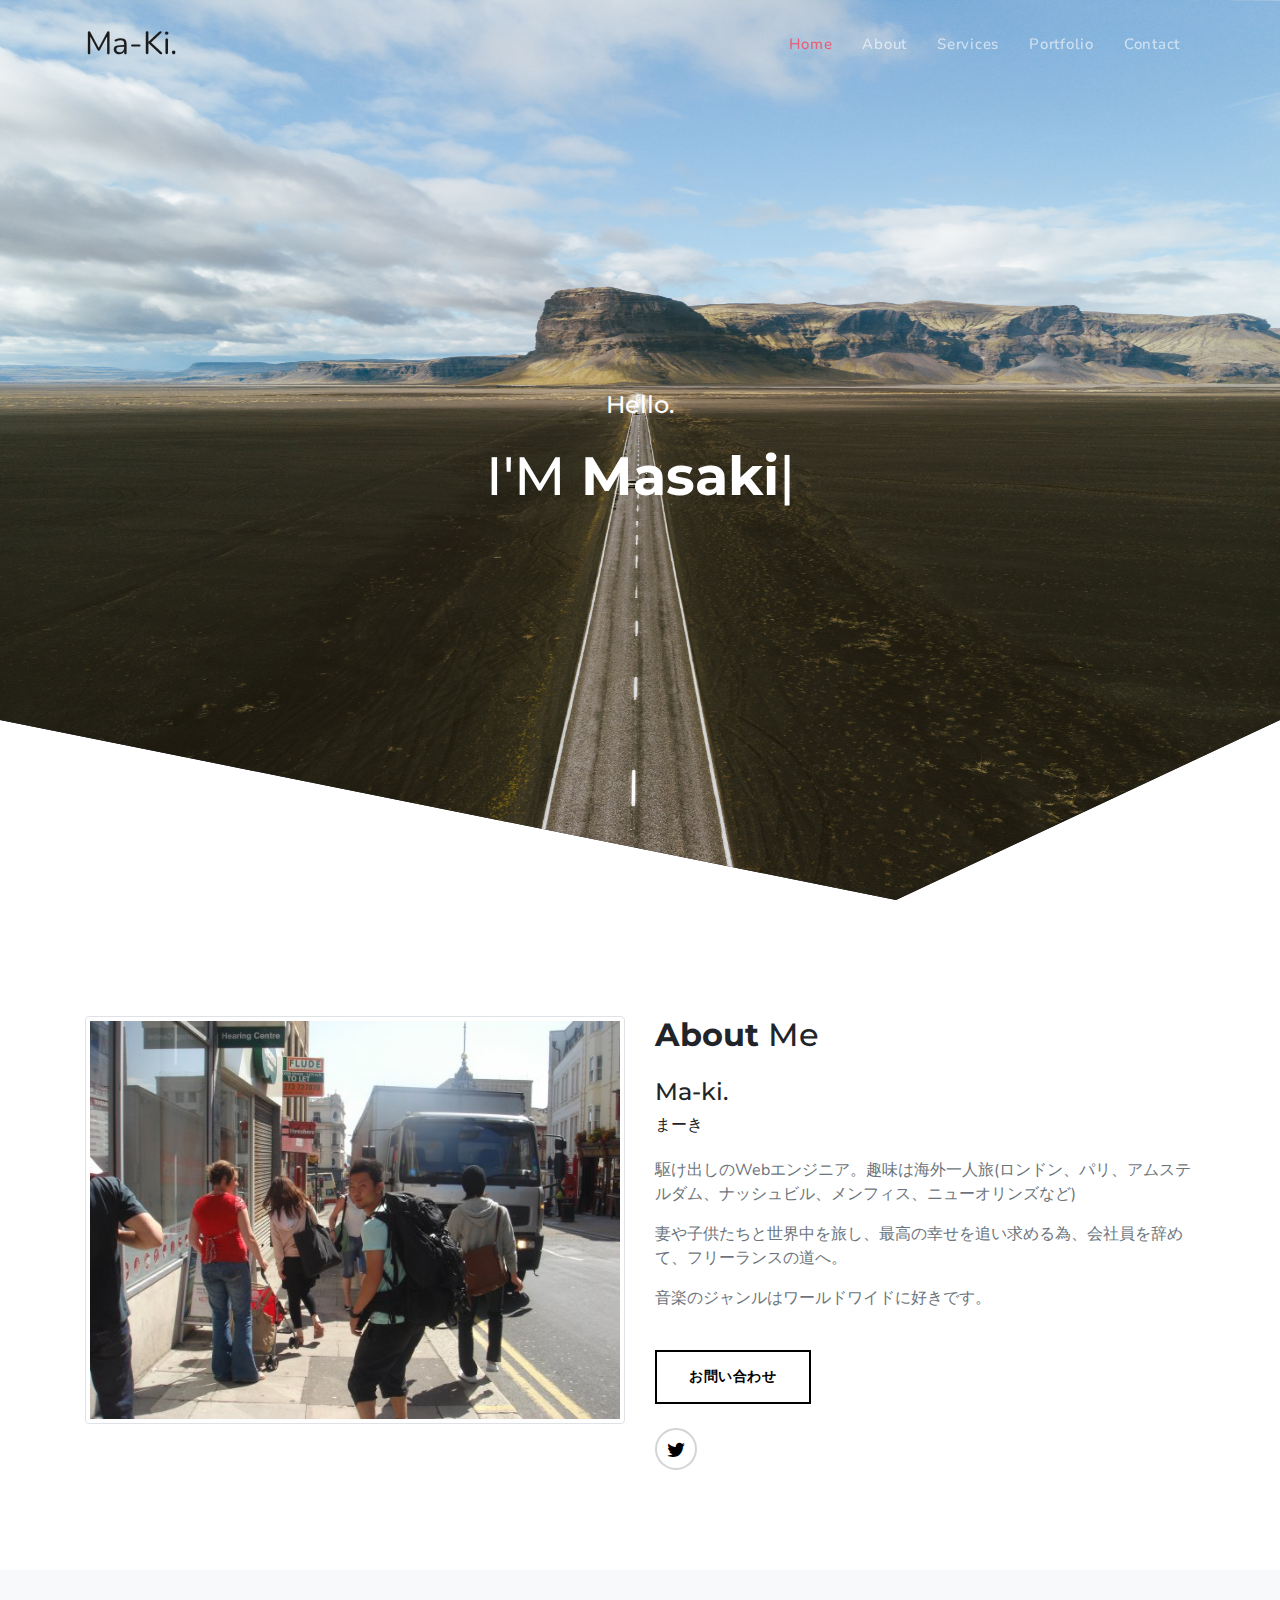
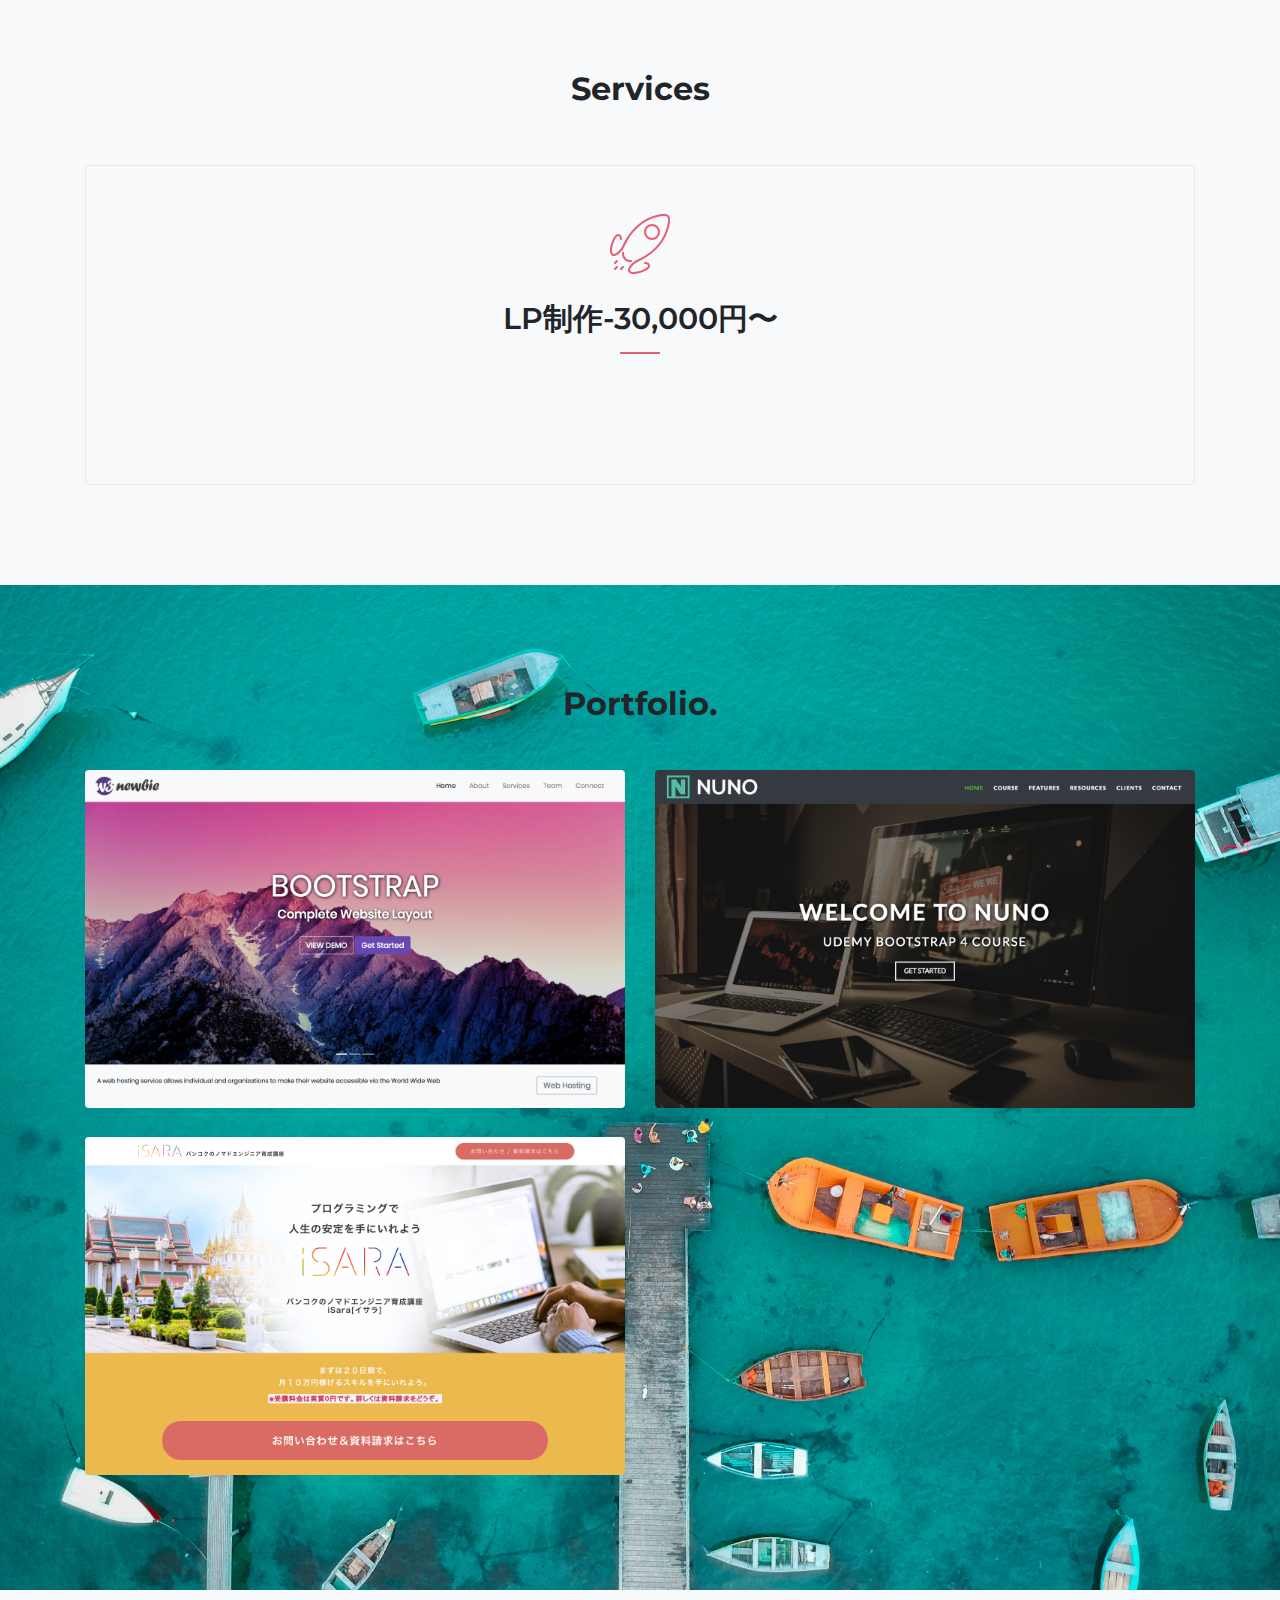
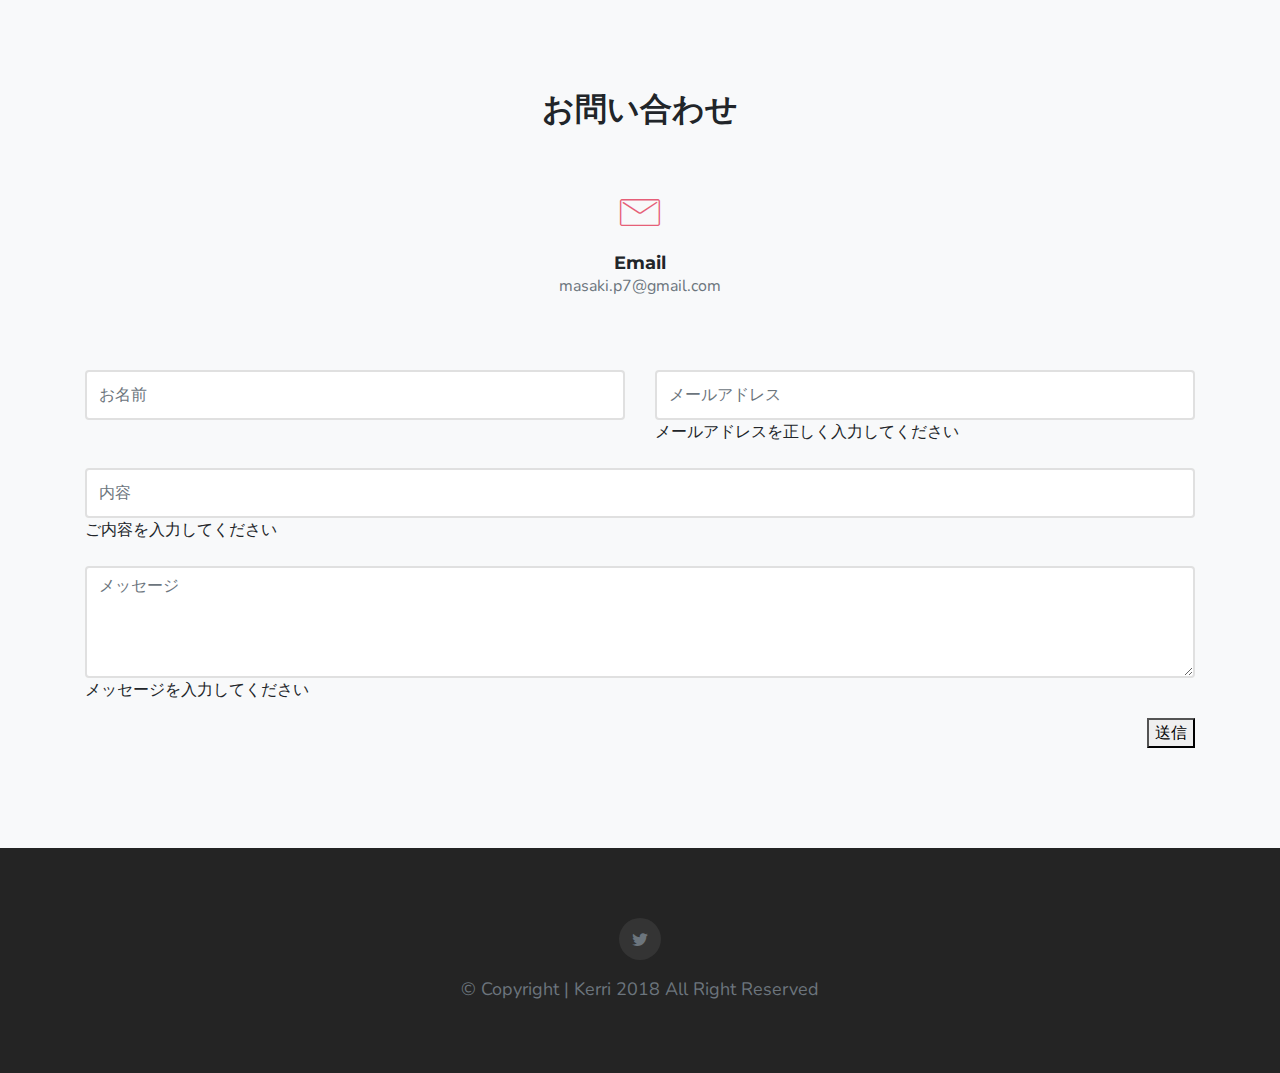
<file: index.html>
<!DOCTYPE html>
<html lang="ja">
    <head>
        <meta charset="UTF-8">
        <meta name="viewport" content="width=device-width, initial-scale=1">
        <title>Ma-Ki.</title>
        <meta name="description" content="" />
        <meta name="keywords" content="" />
        <meta name="author" content="SRBThemes" />

        <!-- twitterカード  -->
        <meta name="twitter:card" content="summary_large_image" />
        <meta name="twitter:site" content="@Msk3351p7" />
        <meta property="og:url" content="https://www.masaki-p7.com/" />
        <meta property="og:title" content="Ma-Ki." />
        <meta property="og:description" content="初Portfolio完成！" />
        <meta property="og:image" content="https://www.masaki-p7.com/images/portfolio2.png" />

        <link rel="shortcut icon" href="images/favicon.ico">

        <!--Bootstrap Css-->
        <link rel="stylesheet" type="text/css" href="css/bootstrap.min.css" />

        <!-- Materialdesign icons Css -->
        <link href="css/materialdesignicons.min.css" rel="stylesheet">

        <!-- Mobirise icons Css -->
        <link href="css/mobiriseicons.css" rel="stylesheet">

        <!-- Magnific-popup -->
        <link rel="stylesheet" href="css/magnific-popup.css">

        <!-- OWL SLIDER -->
        <link rel="stylesheet" href="css/owl.carousel.css" />
        <link rel="stylesheet" href="css/owl.theme.css" />
        <link rel="stylesheet" href="css/owl.transitions.css" />

        <!-- Custom style Css -->
        <link href="css/style.css" rel="stylesheet">

        <!-- formrun スクリプト設置 -->
        <script src="https://sdk.form.run/js/v2/formrun.js"></script>
    </head>

    <body>

        <!-- Loader -->
        <div id="preloader">
            <div id="status">
                <div class="spinner">Loading...</div>
            </div>
        </div>

        <!-- Start Navbar -->
    	<nav class="navbar navbar-expand-lg fixed-top custom-nav sticky nav-scroll">
            <div class="container">

                <a class="logo" href="#" >Ma-Ki.</a>
                <!-- <img src="images/logo.png" alt="" class="img-fluid logo-light"> -->

                <!-- <img src="images/logo-dark.png" alt="" class="img-fluid logo-dark">  -->
                <button class="navbar-toggler" type="button" data-toggle="collapse" data-target="#navbarCollapse" aria-controls="navbarCollapse" aria-expanded="false" aria-label="Toggle navigation">
                    <span class="mdi mdi-menu"></span>
                </button>

                <div class="collapse navbar-collapse" id="navbarCollapse">
                    <ul class="navbar-nav ml-auto">
                        <li class="nav-item active">
                            <a class="nav-link" href="#home">Home</a>
                        </li>
                        <li class="nav-item">
                            <a class="nav-link" href="#about">About</a>
                        </li>
                        <li class="nav-item">
                            <a class="nav-link" href="#services">Services</a>
                        </li>
                        <!-- <li class="nav-item">
                            <a class="nav-link" href="#client">Client</a>
                        </li> -->
                        <li class="nav-item">
                            <a class="nav-link" href="#work">Portfolio</a>
                        </li>
                        <!-- <li class="nav-item">
                            <a class="nav-link" href="#blog">Blog</a>
                         </li> -->
                        <li class="nav-item">
                            <a class="nav-link" href="#contact">Contact</a>
                        </li>
                    </ul>
                </div>
            </div>
        </nav>
        <!-- End Navbar -->

        <!-- START HOME -->
        <section class="section header-bg-img h-100vh" id="home">
            <div class="bg-overlay ">
                <img src="images/my-img/heading.jpg" alt="">
            </div>
            <div class="header-table">
                <div class="header-table-center">
                    <div class="container">
                        <div class="row justify-content-center">
                            <div class="col-lg-12">
                                <div class="text-center header-content mx-auto">
                                    <h4 class="text-white first-title mb-4">Hello.</h4>
                                    <h1 class="header-name text-white text-capitalize mb-0">I'M <span class="element font-weight-bold" data-elements="Masaki Onishi.,A Web Engineer.,"></span></h1>
                                    <!-- <p class="text-white mx-auto header-desc mt-4">It is a long established fact that a reader will be of a page when established fact looking at its layout.</p> -->
                                    <!-- <div class="mt-4 pt-2">
                                        <a href="#" class="btn btn-outline-custom btn-round">Download Cv</a>
                                    </div> -->
                                </div>
                            </div>
                        </div>
                    </div>
                </div>
            </div>
        </section>
        <!-- END HOME -->

        <!-- START ABOUT -->
        <section class="section" id="about">
            <div class="container">
                <div class="row">
                    <div class="col-lg-6">
                        <div class="mt-3">
                            <img src="images/my-img/trip.png" alt="" class="img-fluid mx-auto d-block img-thumbnail">
                        </div>
                    </div>
                    <div class="col-lg-6">
                        <div class="mt-3">
                            <h2><span class="font-weight-bold">About</span> Me</h2>
                            <h4 class="mt-4">Ma-ki.</h4>
                            <h6>まーき</h6>
                            <p class="text-muted mt-4">駆け出しのWebエンジニア。趣味は海外一人旅(ロンドン、パリ、アムステルダム、ナッシュビル、メンフィス、ニューオリンズなど)</p>
                            <p class="text-muted mt-2">妻や子供たちと世界中を旅し、最高の幸せを追い求める為、会社員を辞めて、フリーランスの道へ。</p>
                            <p class="text-muted mt-2">音楽のジャンルはワールドワイドに好きです。</p>
                            <a class="btn  btn-outline-dark  mt-4 jump-contact" href="#contact" ><span class="glyphicon glyphicon-envelope" aria-hidden="true"></span>お問い合わせ</a>

                            <div>
                                <ul class="mb-0 about-social list-inline mt-4">
                                    <!-- <li class="list-inline-item"><a href="#"><i class="mdi mdi-dribbble"></i></a></li> -->
                                    <li class="list-inline-item"><a class="twitter" href="https://twitter.com/?lang=ja" target="_brank" ><i class="mdi mdi-twitter"></i></a></li>
                            </div>
                        </div>
                    </div>
                </div>
            </div>
        </section>
        <!-- END ABOUT -->

        <!-- START SERVICES -->
        <section class="section bg-light" id="services">
            <div class="container">
                <div class="row justify-content-center">
                    <div class="col-lg-12">
                        <div class="text-center">
                            <h2> <span class="font-weight-bold">Services</span></h2>
                            <!-- <p class="text-muted mx-auto section-subtitle mt-3"></p> -->
                        </div>
                    </div>
                </div>
                <div class="row mt-5">
                    <div class="col-lg-12">
                        <div class="text-center align-items-center services-boxes rounded pt-5 ">
                            <div class="services-boxes-icon">
                                <i class="mbri-rocket  text-custom display-4"></i>
                            </div>
                            <div class="mt-4">
                                <h5 class="mb-0">LP制作-30,000円〜</h5>
                                <div class="services-title-border"></div>
                                <!-- <p class="text-muted mt-3">There are many variations of passages of but the majority have suffered alteration in some form.</p> -->
                            </div>
                        </div>
                    </div>
                    <!-- <div class="col-lg-4">
                        <div class="text-center services-boxes rounded p-4 mt-4">
                            <div class="services-boxes-icon">
                                <i class="mbri-hot-cup text-custom display-4"></i>
                            </div>
                            <div class="mt-4">
                                <h5 class="mb-0">Unlimited Color</h5>
                                <div class="services-title-border"></div>
                                <p class="text-muted mt-3">There are many variations of passages of but the majority have suffered alteration in some form.</p>
                            </div>
                        </div>
                    </div>
                    <div class="col-lg-4">
                        <div class="text-center services-boxes rounded p-4 mt-4">
                            <div class="services-boxes-icon">
                                <i class="mbri-upload text-custom display-4"></i>
                            </div>
                            <div class="mt-4">
                                <h5 class="mb-0">Media Marketing</h5>
                                <div class="services-title-border"></div>
                                <p class="text-muted mt-3">There are many variations of passages of but the majority have suffered alteration in some form.</p>
                            </div>
                        </div>
                    </div>
                </div>
                <div class="row">
                    <div class="col-lg-4">
                        <div class="text-center services-boxes rounded p-4 mt-4">
                            <div class="services-boxes-icon">
                                <i class="mbri-layers text-custom display-4"></i>
                            </div>
                            <div class="mt-4">
                                <h5 class="mb-0">Unlimited Wifi</h5>
                                <div class="services-title-border"></div>
                                <p class="text-muted mt-3">There are many variations of passages of but the majority have suffered alteration in some form.</p>
                            </div>
                        </div>
                    </div>
                    <div class="col-lg-4">
                        <div class="text-center services-boxes rounded p-4 mt-4">
                            <div class="services-boxes-icon">
                                <i class="mbri-website-theme text-custom display-4"></i>
                            </div>
                            <div class="mt-4">
                                <h5 class="mb-0">Responsive Design</h5>
                                <div class="services-title-border"></div>
                                <p class="text-muted mt-3">There are many variations of passages of but the majority have suffered alteration in some form.</p>
                            </div>
                        </div>
                    </div>
                    <div class="col-lg-4">
                        <div class="text-center services-boxes rounded p-4 mt-4">
                            <div class="services-boxes-icon">
                                <i class="mbri-edit text-custom display-4"></i>
                            </div>
                            <div class="mt-4">
                                <h5 class="mb-0">Easy to customize</h5>
                                <div class="services-title-border"></div>
                                <p class="text-muted mt-3">There are many variations of passages of but the majority have suffered alteration in some form.</p>
                            </div>
                        </div>
                    </div> -->
                </div>
            </div>
        </section>
        <!-- END SERVICES -->

        <!-- START CTA -->
        <!-- <section class="section">
            <div class="container">
                <div class="row">
                    <div class="col-lg-12">
                        <div class="text-center">
                            <h2>I Am Available For Freelancer.</h2>
                        </div>
                        <div class="text-center mt-4">
                            <a href="#" class="btn btn-custom">Hire Me!</a>
                        </div>
                    </div>
                </div>
            </div>
        </section> -->
        <!-- END CTA -->

        <!-- START CLIENT -->
        <!-- <section class="section bg-light" id="client">
            <div class="container">
                <div class="row justify-content-center">
                    <div class="col-lg-12">
                        <div class="text-center">
                            <h2>Our <span class="font-weight-bold">Client</span></h2>
                            <p class="text-muted mx-auto section-subtitle mt-3">It is a long established fact that a reader will be of a page when established fact looking at its layout.</p>
                        </div>
                    </div>
                </div>
                <div class="row mt-4 pt-4">
                    <div class="col-lg-12">
                        <div id="owl-demo" class="owl-carousel">
                            <div class="text-center testi_boxes mx-auto">
                                <div class="tam_testi_icon text-custom">
                                    <i class="mbri-quote-left"></i>
                                </div>
                                <div class="mt-2">
                                    <div>
                                        <img src="images/testi/testi-1.jpg" alt="" class="mx-auto img-thumbnail img-fluid d-block rounded-circle">
                                    </div>
                                    <p class="client_review font-italic mt-4 text-center text-muted">" The point of using Lorem Ipsum is that it has a more-or-less normal distribution of letters, as opposed to using 'Content here."</p>
                                    <p class="client_name text-center mb-0 mt-4">- Ebony verty, <span class="font-weight-bold">Envato</span></p>
                                </div>
                            </div>
                            <div class="text-center testi_boxes mx-auto">
                                <div class="tam_testi_icon text-custom">
                                    <i class="mbri-quote-left"></i>
                                </div>
                                <div class="mt-2">
                                    <div>
                                        <img src="images/testi/testi-2.jpg" alt="" class="mx-auto img-thumbnail img-fluid d-block rounded-circle">
                                    </div>
                                    <p class="client_review font-italic mt-4 text-center text-muted">" The point of using Lorem Ipsum is that it has a more-or-less normal distribution of letters, as opposed to using 'Content here."</p>
                                    <p class="client_name text-center mb-0 mt-4">- Ebony verty, <span class="font-weight-bold">Envato</span></p>
                                </div>
                            </div>
                            <div class="text-center testi_boxes mx-auto">
                                <div class="tam_testi_icon text-custom">
                                    <i class="mbri-quote-left"></i>
                                </div>
                                <div class="mt-2">
                                    <div>
                                        <img src="images/testi/testi-3.jpg" alt="" class="mx-auto img-thumbnail img-fluid d-block rounded-circle">
                                    </div>
                                    <p class="client_review font-italic mt-4 text-center text-muted">" The point of using Lorem Ipsum is that it has a more-or-less normal distribution of letters, as opposed to using 'Content here."</p>
                                    <p class="client_name text-center mb-0 mt-4">- Ebony verty, <span class="font-weight-bold">Envato</span></p>
                                </div>
                            </div>
                        </div>
                    </div>
                </div>
            </div>
        </section> -->
        <!-- END CLIENT -->

        <!--START WORK -->
        <section class="section text-center" id="work" style="background: url('images/works/portfolio.png'); background-size: cover;">
            <div class="container">
                <div class="row justify-content-center">
                    <div class="col-lg-12">
                        <div class="text-center">
                            <h2> <span class="font-weight-bold">Portfolio.</span></h2>
                            <!-- <p class="text-muted mx-auto section-subtitle mt-3">It is a long established fact that a reader will be of a page when established fact looking at its layout.</p> -->
                        </div>
                    </div>
                </div>
                <!-- <div class="row mt-5 ">
                    <ul class="col list-unstyled list-inline mb-0 text-uppercase work_menu" id="menu-filter">
                        <li class="list-inline-item"><a class="active" data-filter="*">All</a></li>
                        <li class="list-inline-item"><a class="" data-filter=".seo">Seo</a></li>
                        <li class="list-inline-item"><a class="" data-filter=".webdesign">Webdesign</a></li>
                        <li class="list-inline-item"><a class="" data-filter=".WORK">WORK</a></li>
                        <li class="list-inline-item"><a class="" data-filter=".wordpress">Wordpress</a></li>
                    </ul>
                </div> -->
            </div>
            <div class="container">
                <div class="row mt-4 work-filter">
                    <div class="col-lg-6 work_item webdesign wordpress">
                        <a href="images/works/bootstrap1.png" class="img-zoom">
                            <div class="work_box">
                                <div class="work_img">
                                    <img src="images/works/bootstrap1-a.png" class="img-fluid mx-auto d-block rounded" alt="work-img">
                                </div>
                                <div class="work_detail">
                                    <p class="mb-2">LANDING PAGE</p>
                                    <h4 class="mb-0">BootstrapでのLP模写</h4>
                                </div>
                            </div>
                        </a>
                    </div>

                    <div class="col-lg-6 work_item WORK webdesign seo">
                        <a href="images/works/bootstrap2.png" class="img-zoom">
                            <div class="work_box">
                                <div class="work_img">
                                    <img src="images/works/bootstrap2-a.png" class="img-fluid mx-auto d-block rounded" alt="work-img">
                                </div>
                                <div class="work_detail">
                                    <p class="mb-2">LANDING PAGE</p>
                                    <h4 class="mb-0">BootstrapでのLP模写</h4>
                                </div>
                            </div>
                        </a>
                    </div>
                    <div class="col-lg-6 work_item webdesign wordpress">
                        <a href="images/works/isara.png" class="img-zoom">
                            <div class="work_box">
                                <div class="work_img">
                                    <img src="images/works/isara-a.png" class="img-fluid mx-auto d-block rounded" alt="work-img">
                                </div>
                                <div class="work_detail">
                                    <p class="mb-2">LANDING PAGE</p>
                                    <h4 class="mb-0">LP模写</h4>
                                </div>
                            </div>
                        </a>
                    </div>

                    <!-- <div class="col-lg-6 work_item WORK webdesign seo">
                        <a href="images/works/bootstrap2.png" class="img-zoom">
                            <div class="work_box">
                                <div class="work_img">
                                    <img src="images/works/bootstrap2-a.png" class="img-fluid mx-auto d-block rounded" alt="work-img">
                                </div>
                                <div class="work_detail">
                                    <p class="mb-2">LANDING PAGE</p>
                                    <h4 class="mb-0">BootstrapでのLP模写</h4>
                                </div>
                            </div>
                        </a>
                    </div> -->

                    <!-- <div class="col-lg-4 work_item seo wordpress">
                        <a href="images/works/3.jpg" class="img-zoom">
                            <div class="work_box">
                                <div class="work_img">
                                    <img src="images/works/3.jpg" class="img-fluid mx-auto d-block rounded" alt="work-img">
                                </div>
                                <div class="work_detail">
                                    <p class="mb-2">Category</p>
                                    <h4 class="mb-0">Project Title</h4>
                                </div>
                            </div>
                        </a>
                    </div>

                    <div class="col-lg-4 work_item wordpress WORK webdesign">
                        <a href="images/works/4.jpg" class="img-zoom">
                            <div class="work_box">
                                <div class="work_img">
                                    <img src="images/works/4.jpg" class="img-fluid mx-auto d-block rounded" alt="work-img">
                                </div>
                                <div class="work_detail">
                                    <p class="mb-2">Category</p>
                                    <h4 class="mb-0">Project Title</h4>
                                </div>
                            </div>
                        </a>
                    </div>

                    <div class="col-lg-4 work_item seo webdesign">
                        <a href="images/works/5.jpg" class="img-zoom">
                            <div class="work_box">
                                <div class="work_img">
                                    <img src="images/works/5.jpg" class="img-fluid mx-auto d-block rounded" alt="work-img">
                                </div>
                                <div class="work_detail">
                                    <p class="mb-2">Category</p>
                                    <h4 class="mb-0">Project Title</h4>
                                </div>
                            </div>
                        </a>
                    </div>

                    <div class="col-lg-4 work_item devlopment webdesign">
                        <a href="images/works/6.jpg" class="img-zoom">
                            <div class="work_box">
                                <div class="work_img">
                                    <img src="images/works/6.jpg" class="img-fluid mx-auto d-block rounded" alt="work-img">
                                </div>
                                <div class="work_detail">
                                    <p class="mb-2">Category</p>
                                    <h4 class="mb-0">Project Title</h4>
                                </div>
                            </div>
                        </a>
                    </div> -->
                </div>
            </div>
        </section>
        <!--END WORK -->

        <!-- START BLOG -->
        <!-- <section class="section bg-light" id="blog">
            <div class="container">
                <div class="row justify-content-center">
                    <div class="col-lg-12">
                        <div class="text-center">
                             <h2>Our <span class="font-weight-bold">Blog</span></h2>
                            <p class="text-muted mx-auto section-subtitle mt-3">It is a long established fact that a reader will be of a page when established fact looking at its layout</p>
                        </div>
                    </div>
                </div>
                <div class="row mt-5">
                    <div class="col-lg-4 mt-3">
                        <div class="rounded bg-white p-2">
                            <div class="img_blog">
                                <img src="images/blog/blog-1.jpg" alt="" class="img-fluid rounded mx-auto d-block">
                            </div>
                            <div class="content_blog pt-3 pb-3">
                                <div>
                                    <h5 class="font-weight-bold mb-0"><a href="#" class="text-dark">There are many variations</a></h5>
                                </div>
                                <div class="mt-3">
                                    <p class="h6 text-muted date_blog mb-0">11 March 2018 <a href="#" class="text-custom font-weight-bold">By Kerri</a></p>
                                    <p class="mt-3 desc_blog text-muted">Sit sagittis vulputate laoreet sodales tortor nulla lobortis bibendum netus primis fames. Lobortis ultricies.</p>
                                    <p class="h6 mb-0"><a href="#" class="text-muted font-weight-bold">Read More...</a></p>
                                </div>
                            </div>
                        </div>
                    </div>
                    <div class="col-lg-4 mt-3">
                        <div class="rounded bg-white p-2">
                            <div class="img_blog">
                                <img src="images/blog/blog-2.jpg" alt="" class="img-fluid rounded mx-auto d-block">
                            </div>
                            <div class="content_blog pt-3 pb-3">
                                <div>
                                    <h5 class="font-weight-bold mb-0"><a href="#" class="text-dark">Contrary to popular belief</a></h5>
                                </div>
                                <div class="mt-3">
                                    <p class="h6 text-muted date_blog mb-0">18 March 2018 <a href="#" class="text-custom font-weight-bold">By Kerri</a></p>
                                    <p class="mt-3 desc_blog text-muted">Sit sagittis vulputate laoreet sodales tortor nulla lobortis bibendum netus primis fames. Lobortis ultricies.</p>
                                    <p class="h6 mb-0"><a href="#" class="text-muted font-weight-bold">Read More...</a></p>
                                </div>
                            </div>
                        </div>
                    </div>
                    <div class="col-lg-4 mt-3">
                        <div class="rounded bg-white p-2">
                            <div class="img_blog">
                                <img src="images/blog/blog-3.jpg" alt="" class="img-fluid rounded mx-auto d-block">
                            </div>
                            <div class="content_blog pt-3 pb-3">
                                <div>
                                    <h5 class="font-weight-bold mb-0"><a href="#" class="text-dark">Lorem Ipsum is not simply</a></h5>
                                </div>
                                <div class="mt-3">
                                    <p class="h6 text-muted date_blog mb-0">22 March 2018 <a href="#" class="text-custom font-weight-bold">By Kerri</a></p>
                                    <p class="mt-3 desc_blog text-muted">Sit sagittis vulputate laoreet sodales tortor nulla lobortis bibendum netus primis fames. Lobortis ultricies.</p>
                                    <p class="h6 mb-0"><a href="#" class="text-muted font-weight-bold">Read More...</a></p>
                                </div>
                            </div>
                        </div>
                    </div>
                </div>
            </div>
        </section> -->
        <!-- END BLOG -->


        <!-- START CONTACT -->
        <section class="section bg-light" id="contact">
            <div class="container">
                <div class="row justify-content-center">
                    <div class="col-lg-12">
                        <div class="text-center">
                            <h2><span class="font-weight-bold">お問い合わせ</span></h2>
                            <p class="text-muted mx-auto section-subtitle mt-3"></p>
                        </div>
                    </div>
                </div>
                <div class="row mt-5">
                    <!-- <div class="col-lg-4">
                        <div class="text-center">
                            <div>
                                <i class="mbri-mobile2 text-custom h1"></i>
                            </div>
                            <div class="mt-3">
                                <h5 class="mb-0 contact_detail-title font-weight-bold">Call Us On</h5>
                                <p class="text-muted">+985 123 7856</p>
                            </div>
                        </div>
                    </div> -->
                    <div class="col-lg-12">
                        <div class="text-center">
                            <div>
                                <i class="mbri-letter text-custom h1"></i>
                            </div>
                            <div class="mt-3">
                                <h5 class="mb-0 contact_detail-title font-weight-bold">Email</h5>
                                <p class="text-muted">masaki.p7@gmail.com</p>
                            </div>
                        </div>
                    </div>
                    <!-- <div class="col-lg-4">
                        <div class="text-center">
                            <div>
                                <i class="mbri-pin text-custom h1"></i>
                            </div>
                            <div class="mt-3">
                                <h5 class="mb-0 contact_detail-title font-weight-bold">Visit Office</h5>
                                <p class="text-muted">202, Grasselli Street , Conway.</p>
                            </div>
                        </div>
                    </div> -->
                </div>
                <div class="row mt-5">
                    <div class="col-lg-12">
                        <div class="form-kerri">
                            <form class="formrun" action="https://form.run/api/v1/r/agf1j3i0moet524rv30nww1k" method="post">
                                <div class="row">
                                    <div class="col-lg-6">
                                        <div class="form-group mt-2">
                                            <input name="name" id="name" type="text" class="form-control" placeholder="お名前" required>
                                        </div>
                                    </div>
                                    <div class="col-lg-6">
                                        <div class="form-group mt-2">
                                    
                                            <input name="emal" id="email" type="email" class="form-control" placeholder="メールアドレス" data-formrun-type="email" data-formrun-required>
                                            <div data-formrun-show-if-error="email">メールアドレスを正しく入力してください</div>
                                        </div>
                                    </div>
                                </div>
                                <div class="row">
                                    <div class="col-lg-12">
                                        <div class="form-group mt-2">
                                            <input name="content" type="text" class="form-control" id="subject" placeholder="内容" data-formrun-required/>
                                            <div data-formrun-show-if-error="content">ご内容を入力してください</div>
                                        </div>
                                    </div>
                                </div>
                                <div class="row">
                                    <div class="col-lg-12">
                                        <div class="form-group mt-2">
                                            <textarea name="comments" id="comments" rows="4" class="form-control" placeholder="メッセージ" data-formrun-required></textarea>
                                            <div data-formrun-show-if-error="comments">メッセージを入力してください</div>
                                        </div>
                                    </div>
                                </div>
                                <div class="_formrun_gotcha">
                                    <style media="screen">._formrun_gotcha {position:absolute!important;height:1px;width:1px;overflow:hidden;}</style>
                                    <label for="_formrun_gotcha">If you are a human, ignore this field</label>
                                    <input type="text" name="_formrun_gotcha" id="_formrun_gotcha" tabindex="-1">
                                </div>
                                <div class="row">
                                    <div class="col-lg-12 text-right">
                                        <button type="submit" data-formrun-error-text="未入力の項目があります" data-formrun-submitting-text="送信中...">送信</button>

                                    </div>
                                </div>
                            </form>
                        </div>
                    </div>
                </div>
            </div>
        </section>
        <!-- END CONTACT -->

        <!--START FOOTER-->
        <footer class="footer bg-light">
            <div class="container">
                <div class="row justify-content-center text-center">
                    <div class="col-md-12">
                        <div class="text-center text-white footer-alt">
                            <ul class="list-unstyled list-inline mb-3">
                                <!-- <li class="list-inline-item"><a href="#"><i class="mdi mdi-facebook text-muted"></i></a></li>
                                <li class="list-inline-item"><a href="#"><i class="mdi mdi-linkedin text-muted"></i></a></li>
                                <li class="list-inline-item"><a href="#"><i class="mdi mdi-pinterest text-muted"></i></a></li> -->
                                <li class="list-inline-item"><a class="twitter" href="https://twitter.com/?lang=ja" target="_brank"><i class="mdi mdi-twitter text-muted"></i></a></li>
                            </ul>
                            <p class="text-muted mb-0">&copy; Copyright | Kerri 2018 All Right Reserved</p>
                        </div>
                    </div>
                </div>
            </div>
        </footer>
        <!--END FOOTER-->

        <!-- JAVASCRIPTS -->
        <script src="js/jquery.min.js"></script>
        <script src="js/popper.min.js"></script>
        <script src="js/bootstrap.min.js"></script>
        <!--EASING JS-->
        <script src="js/jquery.easing.min.js"></script>
        <script src="js/scrollspy.min.js"></script>
        <!--PORTFOLIO FILTER JS-->
        <script src="js/isotope.js"></script>
        <!-- Magnific Popup Js -->
        <script src="js/jquery.magnific-popup.min.js"></script>
        <!-- TYPED -->
        <script src="js/typed.js"></script>
        <!-- OWL CAROUSEL -->
        <script src="js/owl.carousel.min.js"></script>
        <!--CUSTOM JS-->
        <script src="js/custom.js"></script>
    </body>
</html>
</file>
<file: css/mobiriseicons.css>
@font-face {
  font-family: 'MobiriseIcons';
  src:  url('../fonts/MobiriseIcons.eot?5dqoim');
  src:  url('../fonts/MobiriseIcons.eot?5dqoim#iefix') format('embedded-opentype'),
    url('../fonts/mobirise.ttf?5dqoim') format('truetype'),
    url('../fonts/mobirise.woff?5dqoim') format('woff'),
    url('../fonts/MobiriseIcons.svg?5dqoim#MobiriseIcons') format('svg');
  font-weight: normal;
  font-style: normal;
}

[class^="mbri-"], [class*=" mbri-"] {
  /* use !important to prevent issues with browser extensions that change fonts */
  font-family: 'MobiriseIcons' !important;
  speak: none;
  font-style: normal;
  font-weight: normal;
  font-variant: normal;
  text-transform: none;
  line-height: 1;

  /* Better Font Rendering =========== */
  -webkit-font-smoothing: antialiased;
  -moz-osx-font-smoothing: grayscale;
}

.mbri-add-submenu:before {
  content: "\e900";
}
.mbri-alert:before {
  content: "\e901";
}
.mbri-align-center:before {
  content: "\e902";
}
.mbri-align-justify:before {
  content: "\e903";
}
.mbri-align-left:before {
  content: "\e904";
}
.mbri-align-right:before {
  content: "\e905";
}
.mbri-android:before {
  content: "\e906";
}
.mbri-apple:before {
  content: "\e907";
}
.mbri-arrow-down:before {
  content: "\e908";
}
.mbri-arrow-next:before {
  content: "\e909";
}
.mbri-arrow-prev:before {
  content: "\e90a";
}
.mbri-arrow-up:before {
  content: "\e90b";
}
.mbri-bold:before {
  content: "\e90c";
}
.mbri-bookmark:before {
  content: "\e90d";
}
.mbri-bootstrap:before {
  content: "\e90e";
}
.mbri-briefcase:before {
  content: "\e90f";
}
.mbri-browse:before {
  content: "\e910";
}
.mbri-bulleted-list:before {
  content: "\e911";
}
.mbri-calendar:before {
  content: "\e912";
}
.mbri-camera:before {
  content: "\e913";
}
.mbri-cart-add:before {
  content: "\e914";
}
.mbri-cart-full:before {
  content: "\e915";
}
.mbri-cash:before {
  content: "\e916";
}
.mbri-change-style:before {
  content: "\e917";
}
.mbri-chat:before {
  content: "\e918";
}
.mbri-clock:before {
  content: "\e919";
}
.mbri-close:before {
  content: "\e91a";
}
.mbri-cloud:before {
  content: "\e91b";
}
.mbri-code:before {
  content: "\e91c";
}
.mbri-contact-form:before {
  content: "\e91d";
}
.mbri-credit-card:before {
  content: "\e91e";
}
.mbri-cursor-click:before {
  content: "\e91f";
}
.mbri-cust-feedback:before {
  content: "\e920";
}
.mbri-database:before {
  content: "\e921";
}
.mbri-delivery:before {
  content: "\e922";
}
.mbri-desktop:before {
  content: "\e923";
}
.mbri-devices:before {
  content: "\e924";
}
.mbri-down:before {
  content: "\e925";
}
.mbri-download:before {
  content: "\e926";
}
.mbri-drag-n-drop:before {
  content: "\e927";
}
.mbri-drag-n-drop2:before {
  content: "\e928";
}
.mbri-edit:before {
  content: "\e929";
}
.mbri-edit2:before {
  content: "\e92a";
}
.mbri-error:before {
  content: "\e92b";
}
.mbri-extension:before {
  content: "\e92c";
}
.mbri-features:before {
  content: "\e92d";
}
.mbri-file:before {
  content: "\e92e";
}
.mbri-flag:before {
  content: "\e92f";
}
.mbri-folder:before {
  content: "\e930";
}
.mbri-gift:before {
  content: "\e931";
}
.mbri-github:before {
  content: "\e932";
}
.mbri-globe-2:before {
  content: "\e933";
}
.mbri-globe:before {
  content: "\e934";
}
.mbri-growing-chart:before {
  content: "\e935";
}
.mbri-hearth:before {
  content: "\e936";
}
.mbri-help:before {
  content: "\e937";
}
.mbri-home:before {
  content: "\e938";
}
.mbri-hot-cup:before {
  content: "\e939";
}
.mbri-idea:before {
  content: "\e93a";
}
.mbri-image-gallery:before {
  content: "\e93b";
}
.mbri-image-slider:before {
  content: "\e93c";
}
.mbri-info:before {
  content: "\e93d";
}
.mbri-italic:before {
  content: "\e93e";
}
.mbri-key:before {
  content: "\e93f";
}
.mbri-laptop:before {
  content: "\e940";
}
.mbri-layers:before {
  content: "\e941";
}
.mbri-left-right:before {
  content: "\e942";
}
.mbri-left:before {
  content: "\e943";
}
.mbri-letter:before {
  content: "\e944";
}
.mbri-like:before {
  content: "\e945";
}
.mbri-link:before {
  content: "\e946";
}
.mbri-lock:before {
  content: "\e947";
}
.mbri-login:before {
  content: "\e948";
}
.mbri-logout:before {
  content: "\e949";
}
.mbri-magic-stick:before {
  content: "\e94a";
}
.mbri-map-pin:before {
  content: "\e94b";
}
.mbri-menu:before {
  content: "\e94c";
}
.mbri-mobile:before {
  content: "\e94d";
}
.mbri-mobile2:before {
  content: "\e94e";
}
.mbri-mobirise:before {
  content: "\e94f";
}
.mbri-more-horizontal:before {
  content: "\e950";
}
.mbri-more-vertical:before {
  content: "\e951";
}
.mbri-music:before {
  content: "\e952";
}
.mbri-new-file:before {
  content: "\e953";
}
.mbri-numbered-list:before {
  content: "\e954";
}
.mbri-opened-folder:before {
  content: "\e955";
}
.mbri-pages:before {
  content: "\e956";
}
.mbri-paper-plane:before {
  content: "\e957";
}
.mbri-paperclip:before {
  content: "\e958";
}
.mbri-photo:before {
  content: "\e959";
}
.mbri-photos:before {
  content: "\e95a";
}
.mbri-pin:before {
  content: "\e95b";
}
.mbri-play:before {
  content: "\e95c";
}
.mbri-plus:before {
  content: "\e95d";
}
.mbri-preview:before {
  content: "\e95e";
}
.mbri-print:before {
  content: "\e95f";
}
.mbri-protect:before {
  content: "\e960";
}
.mbri-question:before {
  content: "\e961";
}
.mbri-quote-left:before {
  content: "\e962";
}
.mbri-quote-right:before {
  content: "\e963";
}
.mbri-redo:before {
  content: "\e964";
}
.mbri-refresh:before {
  content: "\e965";
}
.mbri-responsive:before {
  content: "\e966";
}
.mbri-right:before {
  content: "\e967";
}
.mbri-rocket:before {
  content: "\e968";
}
.mbri-sad-face:before {
  content: "\e969";
}
.mbri-sale:before {
  content: "\e96a";
}
.mbri-save:before {
  content: "\e96b";
}
.mbri-search:before {
  content: "\e96c";
}
.mbri-setting:before {
  content: "\e96d";
}
.mbri-setting2:before {
  content: "\e96e";
}
.mbri-setting3:before {
  content: "\e96f";
}
.mbri-share:before {
  content: "\e970";
}
.mbri-shopping-bag:before {
  content: "\e971";
}
.mbri-shopping-basket:before {
  content: "\e972";
}
.mbri-shopping-cart:before {
  content: "\e973";
}
.mbri-sites:before {
  content: "\e974";
}
.mbri-smile-face:before {
  content: "\e975";
}
.mbri-speed:before {
  content: "\e976";
}
.mbri-star:before {
  content: "\e977";
}
.mbri-success:before {
  content: "\e978";
}
.mbri-sun:before {
  content: "\e979";
}
.mbri-sun2:before {
  content: "\e97a";
}
.mbri-tablet-vertical:before {
  content: "\e97b";
}
.mbri-tablet:before {
  content: "\e97c";
}
.mbri-target:before {
  content: "\e97d";
}
.mbri-timer:before {
  content: "\e97e";
}
.mbri-to-ftp:before {
  content: "\e97f";
}
.mbri-to-local-drive:before {
  content: "\e980";
}
.mbri-touch-swipe:before {
  content: "\e981";
}
.mbri-touch:before {
  content: "\e982";
}
.mbri-trash:before {
  content: "\e983";
}
.mbri-underline:before {
  content: "\e984";
}
.mbri-undo:before {
  content: "\e985";
}
.mbri-unlink:before {
  content: "\e986";
}
.mbri-unlock:before {
  content: "\e987";
}
.mbri-up-down:before {
  content: "\e988";
}
.mbri-up:before {
  content: "\e989";
}
.mbri-update:before {
  content: "\e98a";
}
.mbri-upload:before {
  content: "\e98b";
}
.mbri-user:before {
  content: "\e98c";
}
.mbri-user2:before {
  content: "\e98d";
}
.mbri-users:before {
  content: "\e98e";
}
.mbri-video-play:before {
  content: "\e98f";
}
.mbri-video:before {
  content: "\e990";
}
.mbri-watch:before {
  content: "\e991";
}
.mbri-website-theme:before {
  content: "\e992";
}
.mbri-wifi:before {
  content: "\e993";
}
.mbri-windows:before {
  content: "\e994";
}
.mbri-zoom-out:before {
  content: "\e995";
}
</file>
<file: css/style.css>
/*-----------------------------------------------------------
* Template Name    : Kerri | Responsive Bootstrap 4 Personal Template
* Author           : SRBThemes
* Version          : 1.0.0
* Created          : March 2018
* File Description : Main css file of the template
*------------------------------------------------------------
*/


/***********************
    1.BASIC
    2.HELPER
    3.NAVBAR
    4.HOME
    5.ABOUT
    6.SERVICES
    7.CLIENT
    8.WORK
    9.CONTACT
    10.FOOTER
    11.RESPONSIVE
************************/

@import url('https://fonts.googleapis.com/css?family=Montserrat:400,500,600|Nunito:400,600,700');


/*======================
        1.BASIC
========================*/

body {
    font-family: 'Nunito', sans-serif;
    overflow-x: hidden;
}

h1,
h2,
h3,
h4,
h5,
h6 {
    font-family: 'Montserrat', sans-serif;
}

a,
a:hover,
a:focus,
button,
button:focus {
    text-decoration: none !important;
    outline: none !important;
    box-shadow: none !important;
}

::selection {
    background: rgba(166, 175, 189, 0.3);
}

::-moz-selection {
    background: rgba(166, 175, 189, 0.3);
}

#preloader {
    position: fixed;
    top: 0;
    left: 0;
    right: 0;
    bottom: 0;
    background-color: #fff;
    z-index: 9999999;
}

#status {
    width: 40px;
    height: 40px;
    position: absolute;
    left: 50%;
    top: 50%;
    margin: -20px 0 0 -20px;
}

.spinner {
    margin: 0 auto;
    font-size: 10px;
    position: relative;
    text-indent: -9999em;
    border-top: 5px solid rgba(0, 0, 0, 0.2);
    border-right: 5px solid rgba(0, 0, 0, 0.2);
    border-bottom: 5px solid rgba(0, 0, 0, 0.2);
    border-left: 5px solid #000;
    -webkit-transform: translateZ(0);
    -ms-transform: translateZ(0);
    transform: translateZ(0);
    -webkit-animation: load8 1.1s infinite linear;
    animation: load8 1.1s infinite linear;
}

.spinner,
.spinner:after {
    border-radius: 50%;
    width: 40px;
    height: 40px;
}

@-webkit-keyframes load8 {
    0% {
        -webkit-transform: rotate(0deg);
        transform: rotate(0deg);
    }
    100% {
        -webkit-transform: rotate(360deg);
        transform: rotate(360deg);
    }
}

@keyframes load8 {
    0% {
        -webkit-transform: rotate(0deg);
        transform: rotate(0deg);
    }
    100% {
        -webkit-transform: rotate(360deg);
        transform: rotate(360deg);
    }
}

/*==========================
        2.HELPER
============================*/

.section {
    padding-top: 100px;
    padding-bottom: 100px;
    position: relative;
    background-color: #fff;
}

.text-custom{
    color: #e65f78 !important;
}

.h-100vh{
    height: 100vh;
}

.z-index{
    z-index: 2;
}

.clippath_none{
    clip-path: none !important;
}

.section-subtitle{
    max-width: 500px;
}

.btn {
    padding: 15px 32px;
    font-size: 14px;
    font-weight: 700;
    transition: all 0.5s;
    letter-spacing: 0.6px;
    color: #fff;
    box-shadow: none !important;
    text-transform: uppercase;
    outline: none !important;
}

.btn-custom{
    border:1px solid #e65f78;
    background-color: #e65f78;
}

.btn-round {
    border-radius: 30px;
}

.btn-custom:hover,
.btn-custom:focus,
.btn-custom:active,
.btn-custom.active,
.btn-custom.focus,
.btn-custom:active,
.btn-custom:focus,
.btn-custom:hover,
.open > .dropdown-toggle.btn-custom {
    color: #f3f3f3;
    background-color: #d8576f;
    border-color: #d8576f;
}

.btn-outline-custom {
    border: 2px solid #f5f5f5;
}

.btn-outline-custom:hover,
.btn-outline-custom:focus,
.btn-outline-custom:active,
.btn-outline-custom.active,
.btn-outline-custom.focus,
.btn-outline-custom:active,
.btn-outline-custom:focus,
.btn-outline-custom:hover,
.open > .dropdown-toggle.btn-outline-custom {
    color: #000;
    background-color: #fff;
    border-color: #fff;
}

.bg-overlay {
    background-color: rgba(0, 0, 0, 0.75);
    position: absolute;
    top: 0;
    right: 0;
    width: 100%;
    height: 100%;
}
.bg-overlay img {
    width: 100%;
    height: 100%;
}
.bg-overlay:after {
    content: '';
    position: absolute;
    top: 0;
    bottom: 0;
    left: 0;
    right: 0;
    background;
    opacity: ;
}


/*==========================
        3.NAVBAR CUSTOM
============================*/

.custom-nav {
    background-color: transparent;
    padding: 20px 0px;
    width: 100%;
    border-radius: 0px;
    z-index: 999;
    margin-bottom: 0px;
    transition: all 0.5s ease-in-out;
}


 .custom-nav .navbar-nav li a {
    color: rgba(255, 255, 255, 0.6) !important;
    font-size: 15px;
    background-color: transparent !important;
    margin: 0 7px;
    letter-spacing: 0.05em;
    line-height: 24px;
    transition: all 0.5s;
    font-weight: 500;
}

.custom-nav .navbar-brand .logo-light,.custom-nav .navbar-brand .logo-dark {
    height: 27px;
}

.logo .logo-light {
  display: inline-block;
}

.stickyadd .logo .logo-dark {
  display: inline-block;
}

.stickyadd .logo .logo-light {
  display:none;
}

.logo .logo-dark {
  display: none;
}

.custom-nav .logo {
    color: #1c1c1c !important;

    font-size: 2rem;
}
.nav-scroll .logo {
    color: #000;
}


.custom-nav .navbar-toggler {
    color: #1c1c1c;
    font-size: 35px;
    padding: 0px;
}

.custom-nav .navbar-nav li a:hover,
.custom-nav .navbar-nav li a:active,
.custom-nav .navbar-nav li.active a,
.custom-nav.stickyadd .navbar-nav li a:hover,
.custom-nav.stickyadd .navbar-nav li a:active,
.custom-nav.stickyadd .navbar-nav li.active a {
    color: #e65f78 !important;
}

.custom-nav.stickyadd {
    background-color: #fff  !important;
    box-shadow: 0 1px 8px 3px rgba(0, 0, 0, 0.050980392156862744);
    padding: 15px 0px;
}

.custom-nav.stickyadd .navbar-nav li a {
    color: rgba(0, 0, 0, 0.6) !important;
}

/*===========================
        4.HOME
=============================*/

.header-bg-img {
    background-image: url(../images/header-bg.jpg);
    position: relative;
    background-size: cover;
    background-position: center center;
    clip-path: polygon(0 0, 100% 0, 100% 80%, 70% 100%, 0 80%);
}

.header-content{
    max-width: 800px;
}

.header-table-center {
    display: table-cell;
    vertical-align: middle;
}

.header-table {
    display: table;
    width: 100%;
    height: 100%;
}

.header-name{
    font-size: 54px;
}

.header-desc{
    max-width: 500px;
    line-height: 1.8;
    color: rgba(255, 255, 255, 0.75) !important;
}

/*===========================
        5.ABOUT
=============================*/

.about-social li a {
    color: #000;
    display: inline-block;
    height: 42px;
    width: 42px;
    font-size: 20px;
    border-radius: 50%;
    border: 2px solid #d4d4d4;
    line-height: 40px;
    transition: all 0.5s;
    text-align: center;
}

.about-social li .twitter:hover {
    color: #55acee;
    border-color: #55acee;
    display: inline-block;
}
.jump-contact {
    color: black;
    border-radius: 0;
    line-height: 20px;
    border: 2.5px solid black;
}
.jump-contact:hover {
    color: #fff!important;
}
.glyphicon {
    color: black;
}


/*===========================
        6.SERVICES
=============================*/

.services-boxes {
    border: 1px solid #e8e8e8;
    height: 20rem;
}

.services-boxes .services-boxes-icon i{
    font-size: 60px;
}

.services-boxes .services-title-border{
    height: 2px;
    width: 40px;
    margin: 15px auto;
    background: #e65f78;
    transition: all 0.5s;
}

.services-boxes:hover .services-title-border{
    width: 60px;
}

.service-box {
    border: 1px solid #eaeaea;
    border-radius: 8px;
}

.services-boxes h5{
    font-weight: 600;
    font-size: 30px;

}

.service-box .service-content h5 {
    font-size: 30px;
    font-weight: 700;
}

.service-box .service-content p {
    font-size: 15px;
}


/*===========================
        7.CLIENT
=============================*/

.testi_boxes {
    max-width:750px;
}

.client_review {
    font-size: 18px;
}

.client_name {
    font-size: 16px;
}

.testi_boxes .tam_testi_icon {
    font-size: 50px;
}

.owl-theme .owl-controls .owl-page {
    margin: 20px 0px;
}

.owl-theme .owl-controls .owl-page span {
    display: block;
    width: 12px;
    height: 6px;
    margin: 5px 4px;
    filter: Alpha(Opacity=50);
    opacity: 0.5;
    -webkit-border-radius: 20px;
    -moz-border-radius: 20px;
    border-radius: 20px;
    transition: all 0.5s;
    background: #e65f78;
}

.owl-theme .owl-controls .owl-page.active span {
    width: 20px;
}

/*===========================
        8.WORK
=============================*/
.section-img {

}

.work_menu li a {
    cursor: pointer;
    display: block;
    border-radius: 30px;
    letter-spacing: 0.03em;
    margin-bottom: 5px;
    font-weight: 600;
    font-size: 14px;
    padding: 6px 16px;
    transition: all 0.5s;
    margin-top: 5px;
}

.work_menu a.active,
.work_menu a:hover {
    background-color: #e65f78;
    color: #fff !important;
}

.work_item {
    position: relative;
    padding: 15px;
}

.work_box {
    overflow: hidden;
    position: relative;
}

.work_box .work_img {
    position: relative;
    overflow: hidden;
}

.work_box .work_img:after {
    content: " ";
    display: block;
    width: 100%;
    height: 100%;
    position: absolute;
    top: 0;
    left: 0;
    border-radius: 5px;
    transition: all 0.27s cubic-bezier(0.3, 0.1, 0.58, 1);
}

.work_box .work_img>img {
    transition: all 0.3s cubic-bezier(0.3, 0.1, 0.58, 1);
    border-radius: 0;
}

.work_box .work_detail {
    opacity: 0;
    color: #ffffff;
    width: 100%;
    padding: 20px;
    box-sizing: border-box;
    position: absolute;
    left: 0;
    overflow: hidden;
    transition: all 0.27s cubic-bezier(0.3, 0.1, 0.58, 1);
}

.work_box .work_detail h4 {
    font-size: 18px;
}

.work_box .work_detail p {
    color: rgba(255, 255, 255, 0.6);
    font-size: 14px;
}

.work_box:hover .work_detail {
    top: 50%;
    transform: translate(0, -50%);
    opacity: 1;
}

.work_box:hover .work_img:after {
    background: rgba(0, 0, 0, 0.8);
}

.work_box:hover .work_img>img {
    transform: scale(1.05);
}

/*=========================
        9.CONTACT
===========================*/

.form-kerri .form-control {
    box-shadow: none !important;
    height: 50px;
    border: 2px solid #e0e0e0;
}

.form-kerri .form-control:focus {
    border-color: #e65f78;
}

.form-kerri textarea.form-control {
    height: auto;
}

.contact_detail-title {
    font-size: 18px;
}


/*======================
        10.FOOTER
========================*/

.footer{
    padding: 70px 0px;
    background-color: #242424 !important;
}

.footer .footer-alt p {
    font-size: 18px;
}

.footer .footer-alt ul li a {
    border-radius: 50%;
    transition: all 0.5s;
    background-color: rgba(241, 241, 241, 0.08);
    width: 42px;
    height: 42px;
    display: block;
    font-size: 18px;
    line-height: 42px;
    text-align: center;
}
.list-inline li .twitter:hover {
    color: #55acee !important;
    border-color: #55acee !important;
    display: inline-block;
}

/*===========================
        11.RESPONSIVE
=============================*/

@media (min-width: 200px) and (max-width: 768px) {
    .custom-nav {
        background-color: #fff !important;
        padding: 10px 0px !important;
    }
    .custom-nav .container {
        width: 85%;
    }
    .custom-nav .navbar-toggler {
        color: #000;
        font-size: 26px;
        border: none;
    }
    .custom-nav .logo .logo-dark {
        display:inline-block;
    }
    .custom-nav .navbar-nav li a {
        color: rgba(0, 0, 0, 0.6) !important;
    }
    .custom-nav .logo .logo-light {
        display:none;
    }
    .h-100vh{
        height:auto;
    }
    .header-bg-img{
        clip-path: none;
    }
    .custom-nav .navbar-nav li a {
        margin: 0 0px;
        line-height: 15px;
    }
    .header-name{
        font-size:30px;
    }
    .header-name .element{
        font-size: 30px;
    }
    h2 {
        font-size: 1.6rem;
    }
    h5 {
        font-size: 1.7rem;
    }
}
@media (min-width: 200px) and (max-width: 667px) {
    .header-name{
        font-size:30px;
    }
    .header-name .element{
        font-size: 30px;
    }
    h2 {
        font-size: 1.6rem;
    }
    h5 {
        font-size: 1.7rem;
    }
}
</file>
